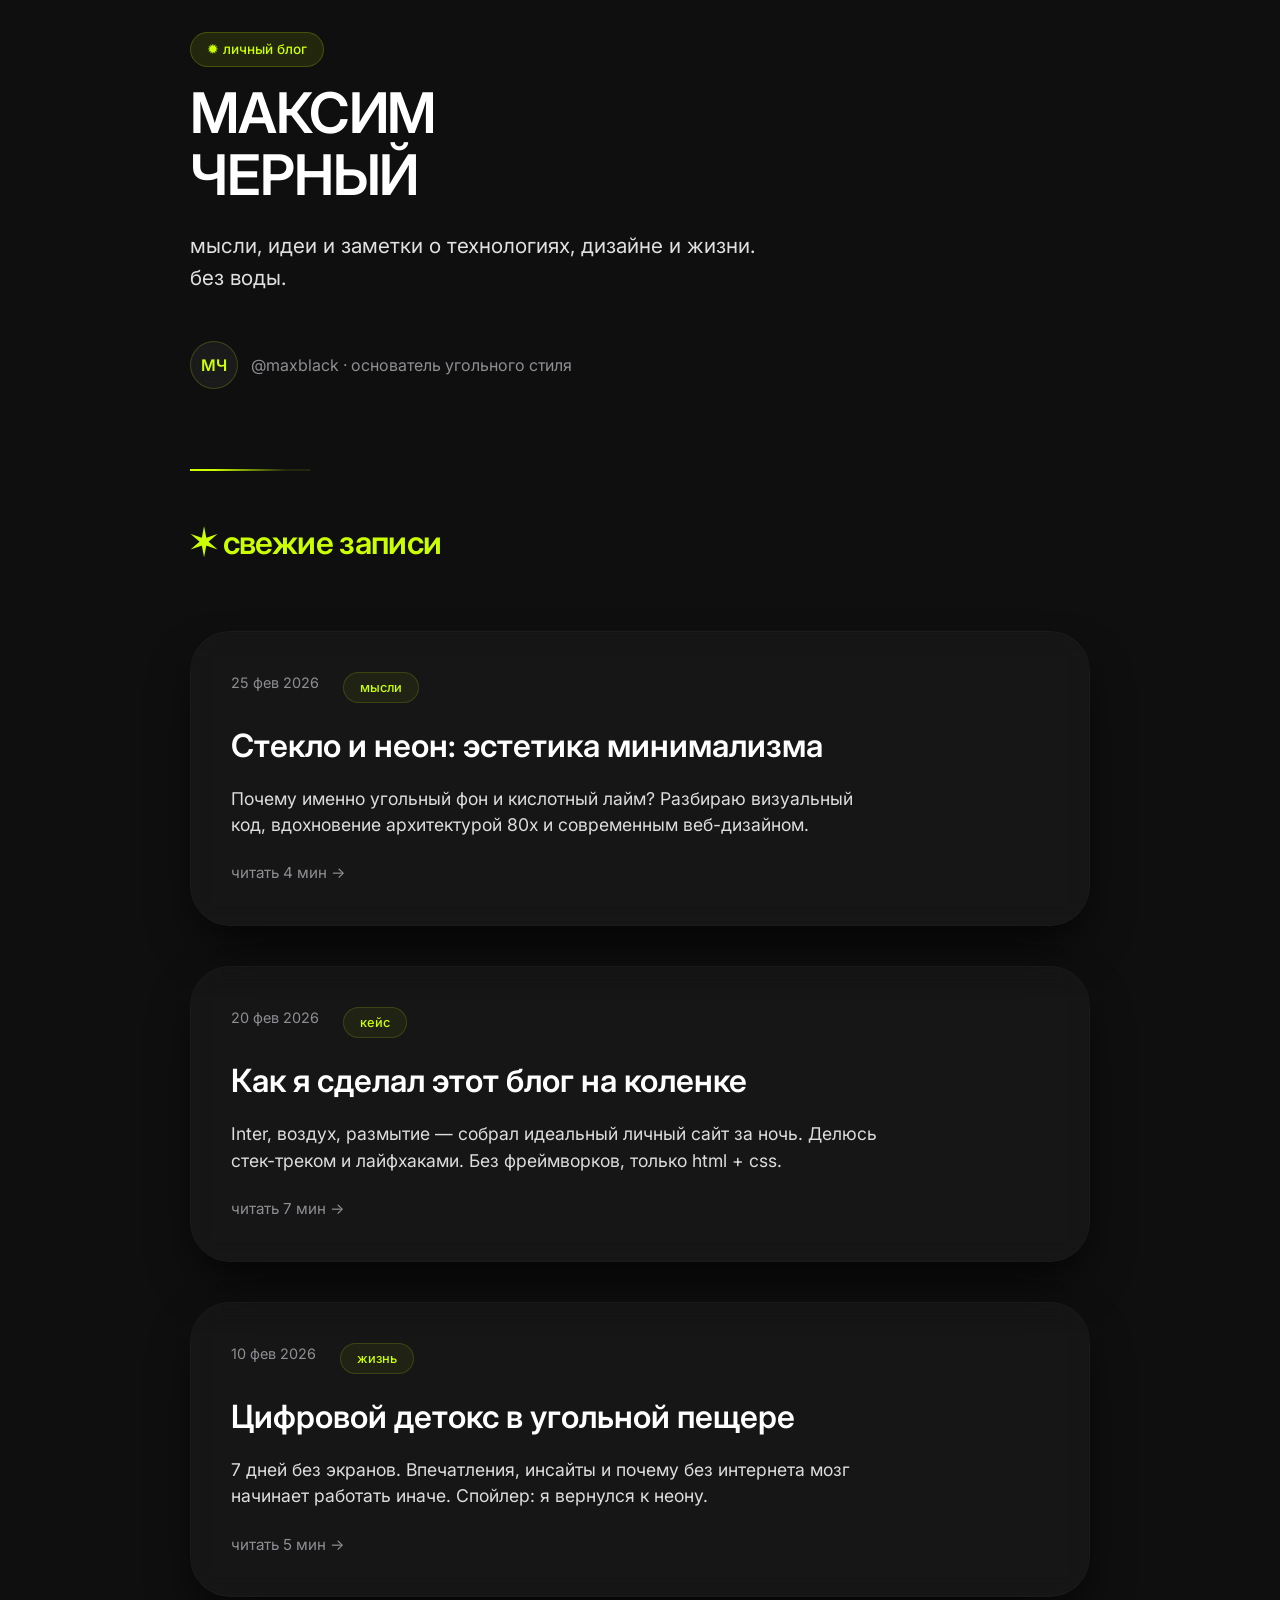
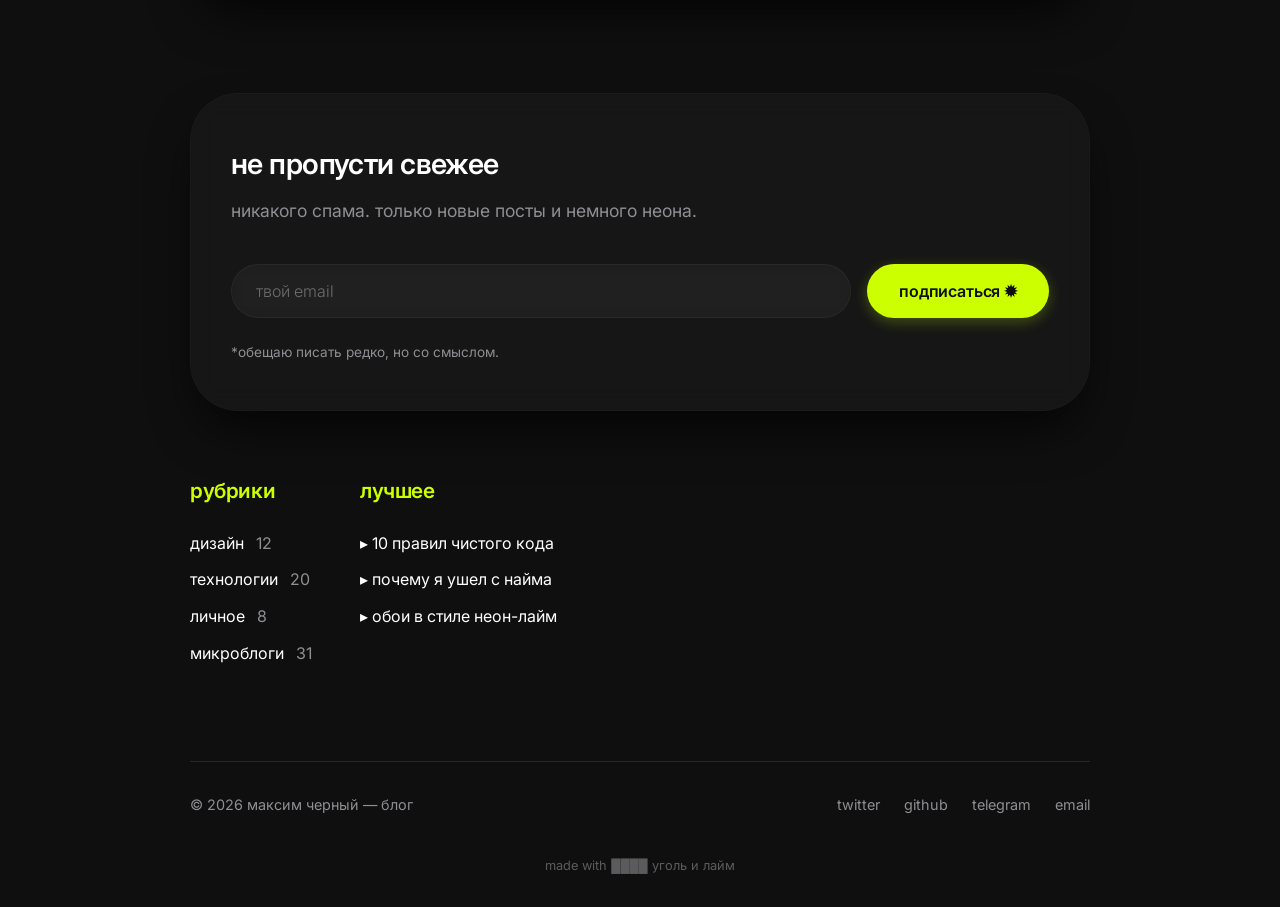
<file: index.html>
<!DOCTYPE html>
<html lang="ru">
<head>
    <meta charset="UTF-8">
    <meta name="viewport" content="width=device-width, initial-scale=1.0">
    <title>личный блог / неоновый лайм</title>
    <link rel="preconnect" href="https://fonts.googleapis.com">
    <link rel="preconnect" href="https://fonts.gstatic.com" crossorigin>
    <link href="https://fonts.googleapis.com/css2?family=Inter:opsz,wght@14..32,300;14..32,400;14..32,500;14..32,600;14..32,700&display=swap" rel="stylesheet">
    <link rel="stylesheet" href="style.css">
</head>
<body>
    <div class="container">
        <div class="header">
            <span class="badge">✹ личный блог</span>
            <h1>МАКСИМ<br>ЧЕРНЫЙ</h1>
            <div class="header-description secondary-text">
                мысли, идеи и заметки о технологиях, дизайне и жизни. без воды.
            </div>
            <div class="author-line">
                <div class="avatar-glass">MЧ</div>
                <span class="secondary-text">@maxblack · основатель угольного стиля</span>
            </div>
        </div>

        <div class="neon-rule"></div>

        <h2>✶ свежие записи</h2>
        <div class="posts-grid">
            <!-- пост 1 -->
            <article class="post-card glass-card">
                <div class="post-meta">
                    <span class="date">25 фев 2026</span>
                    <span class="tag">мысли</span>
                </div>
                <a href="news/lime1.html" class="post-title">Стекло и неон: эстетика минимализма</a>
                <p class="post-excerpt">
                    Почему именно угольный фон и кислотный лайм? Разбираю визуальный код, вдохновение архитектурой 80х и современным веб-дизайном.   
                </p>
                <div class="secondary-text" style="font-size:0.95rem;">читать 4 мин →</div>
            </article>

            <!-- пост 2 -->
            <article class="post-card glass-card">
                <div class="post-meta">
                    <span class="date">20 фев 2026</span>
                    <span class="tag">кейс</span>
                </div>
                <a href="news/fhtm1.html" class="post-title">Как я сделал этот блог на коленке</a>
                <p class="post-excerpt">
                    Inter, воздух, размытие — собрал идеальный личный сайт за ночь. Делюсь стек-треком и лайфхаками. Без фреймворков, только html + css.
                </p>
                <div class="secondary-text" style="font-size:0.95rem;">читать 7 мин →</div>
            </article>

            <!-- пост 3 -->
            <article class="post-card glass-card">
                <div class="post-meta">
                    <span class="date">10 фев 2026</span>
                    <span class="tag">жизнь</span>
                </div>
                <a href="news/live1.html" class="post-title">Цифровой детокс в угольной пещере</a>
                <p class="post-excerpt">
                    7 дней без экранов. Впечатления, инсайты и почему без интернета мозг начинает работать иначе. Спойлер: я вернулся к неону.
                </p>
                <div class="secondary-text" style="font-size:0.95rem;">читать 5 мин →</div>
            </article>
        </div>

        <div class="glass-form-section glass-card">
            <h3 class="form-title">не пропусти свежее</h3>
            <div class="form-sub secondary-text">
                никакого спама. только новые посты и немного неона.
            </div>
            <form class="email-form" onsubmit="event.preventDefault(); alert('спасибо за подписку, друг!');">
                <input type="email" class="glass-input" placeholder="твой email" required>
                <button type="submit" class="neon-button">подписаться ✹</button>
            </form>
            <p class="secondary-text" style="margin-top: 1.5rem; font-size: 0.85rem;">
                *обещаю писать редко, но со смыслом.
            </p>
        </div>

        <div style="display: flex; gap: 3rem; flex-wrap: wrap; margin: 3rem 0;">
            <div>
                <h3 style="font-size: 1.3rem; color: #CCFF00; margin-bottom: 1.5rem;">рубрики</h3>
                <ul style="list-style: none; display: flex; flex-direction: column; gap: 0.8rem;">
                    <li><a href="#" style="text-decoration: none; color: #fff;">дизайн</a> <span class="secondary-text" style="margin-left: 0.5rem;">12</span></li>
                    <li><a href="#" style="text-decoration: none; color: #fff;">технологии</a> <span class="secondary-text" style="margin-left: 0.5rem;">20</span></li>
                    <li><a href="#" style="text-decoration: none; color: #fff;">личное</a> <span class="secondary-text" style="margin-left: 0.5rem;">8</span></li>
                    <li><a href="#" style="text-decoration: none; color: #fff;">микроблоги</a> <span class="secondary-text" style="margin-left: 0.5rem;">31</span></li>
                </ul>
            </div>
            <div>
                <h3 style="font-size: 1.3rem; color: #CCFF00; margin-bottom: 1.5rem;">лучшее</h3>
                <ul style="list-style: none; display: flex; flex-direction: column; gap: 0.8rem;">
                    <li><a href="#" style="text-decoration: none; color: #fff;">▸ 10 правил чистого кода</a></li>
                    <li><a href="#" style="text-decoration: none; color: #fff;">▸ почему я ушел с найма</a></li>
                    <li><a href="#" style="text-decoration: none; color: #fff;">▸ обои в стиле неон-лайм</a></li>
                </ul>
            </div>
        </div>

        <footer class="footer">
            <span>© 2026 максим черный — блог</span>
            <div class="social-links">
                <a href="#">twitter</a>
                <a href="#">github</a>
                <a href="#">telegram</a>
                <a href="#">email</a>
            </div>
        </footer>

        <p class="secondary-text" style="text-align: center; margin-top: 2.5rem; font-size: 0.8rem; opacity: 0.6;">
            made with ████ уголь и лайм
        </p>
    </div>
</body>
</html>
</file>
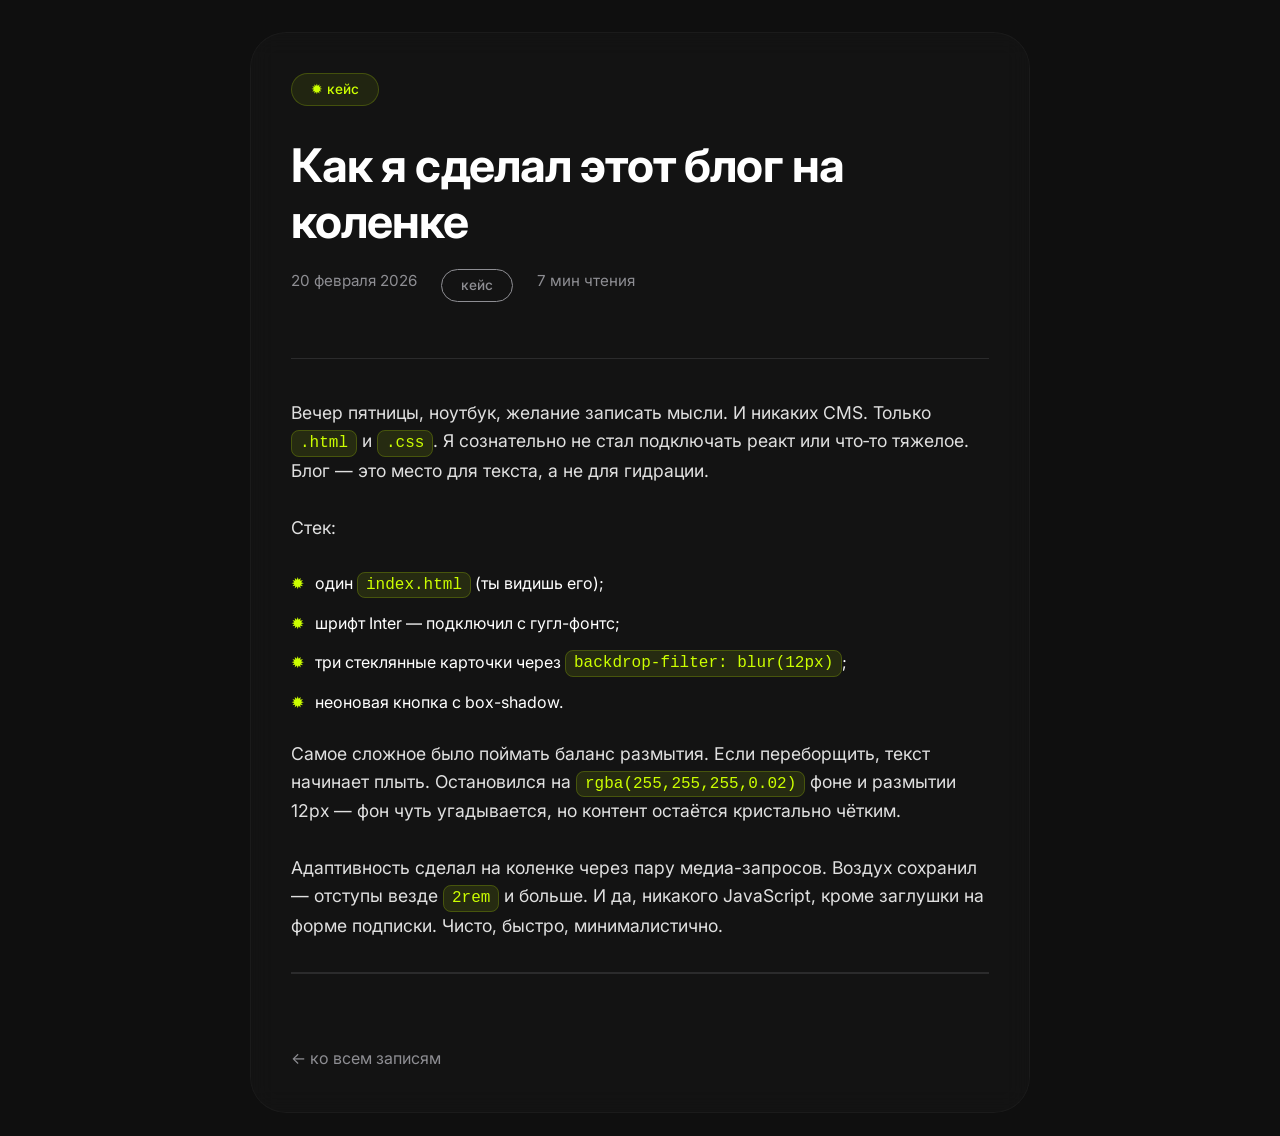
<file: news/fhtm1.html>
<!DOCTYPE html>
<html lang="ru">
<head>
    <meta charset="UTF-8">
    <meta name="viewport" content="width=device-width, initial-scale=1.0">
    <title>Как я сделал этот блог · статья</title>
    <link rel="preconnect" href="https://fonts.googleapis.com">
    <link rel="preconnect" href="https://fonts.gstatic.com" crossorigin>
    <link href="https://fonts.googleapis.com/css2?family=Inter:opsz,wght@14..32,300;14..32,400;14..32,500;14..32,600;14..32,700&display=swap" rel="stylesheet">
    <style>
        * { margin: 0; padding: 0; box-sizing: border-box; }
        body {
            background-color: #0F0F0F;
            font-family: 'Inter', sans-serif;
            color: #fff;
            line-height: 1.6;
            padding: 2rem 1.5rem;
        }
        .container { max-width: 780px; margin: 0 auto; }
        .glass-card {
            background: rgba(255,255,255,0.02);
            backdrop-filter: blur(12px);
            -webkit-backdrop-filter: blur(12px);
            border: 1px solid rgba(255,255,255,0.03);
            border-radius: 36px;
            padding: 2.5rem;
        }
        .badge {
            background: rgba(204,255,0,0.08);
            color: #CCFF00;
            border-radius: 60px;
            padding: 0.3rem 1.2rem;
            font-size: 0.85rem;
            font-weight: 500;
            display: inline-block;
            border: 1px solid rgba(204,255,0,0.2);
            margin-bottom: 2rem;
        }
        h1 {
            font-size: 2.9rem;
            font-weight: 700;
            letter-spacing: -0.02em;
            line-height: 1.2;
            margin-bottom: 1.2rem;
        }
        .meta-line {
            display: flex;
            gap: 1.5rem;
            color: #8E8E93;
            font-size: 0.95rem;
            margin-bottom: 2.5rem;
            border-bottom: 1px solid rgba(142,142,147,0.2);
            padding-bottom: 1.5rem;
        }
        p {
            color: #e0e0e0;
            font-size: 1.1rem;
            margin-bottom: 1.8rem;
        }
        .code-inline {
            background: rgba(204,255,0,0.1);
            color: #CCFF00;
            padding: 0.2rem 0.5rem;
            border-radius: 8px;
            font-family: monospace;
            font-size: 1rem;
            border: 1px solid rgba(204,255,0,0.2);
        }
        .neon-list {
            list-style: none;
            margin: 1.5rem 0;
        }
        .neon-list li {
            margin-bottom: 0.8rem;
            padding-left: 1.5rem;
            position: relative;
        }
        .neon-list li::before {
            content: "✹";
            color: #CCFF00;
            position: absolute;
            left: 0;
            font-size: 1rem;
        }
        .back-home {
            display: inline-block;
            margin-top: 2.5rem;
            color: #8E8E93;
            text-decoration: none;
            transition: color 0.2s;
        }
        .back-home:hover { color: #CCFF00; }
        hr { border: 1px solid rgba(142,142,147,0.2); margin: 2rem 0; }
        @media (max-width: 600px) {
            h1 { font-size: 2.2rem; }
            .glass-card { padding: 1.8rem; }
        }
    </style>
</head>
<body>
    <div class="container">
        <div class="glass-card">
            <span class="badge">✹ кейс</span>
            <h1>Как я сделал этот блог на коленке</h1>
            <div class="meta-line">
                <span>20 февраля 2026</span>
                <span class="badge" style="background:transparent; border-color:#8E8E93; color:#8E8E93;">кейс</span>
                <span>7 мин чтения</span>
            </div>

            <p>Вечер пятницы, ноутбук, желание записать мысли. И никаких CMS. Только <span class="code-inline">.html</span> и <span class="code-inline">.css</span>. Я сознательно не стал подключать реакт или что‑то тяжелое. Блог — это место для текста, а не для гидрации.</p>

            <p>Стек:</p>
            <ul class="neon-list">
                <li>один <span class="code-inline">index.html</span> (ты видишь его);</li>
                <li>шрифт Inter — подключил с гугл-фонтс;</li>
                <li>три стеклянные карточки через <span class="code-inline">backdrop-filter: blur(12px)</span>;</li>
                <li>неоновая кнопка с box-shadow.</li>
            </ul>

            <p>Самое сложное было поймать баланс размытия. Если переборщить, текст начинает плыть. Остановился на <span class="code-inline">rgba(255,255,255,0.02)</span> фоне и размытии 12px — фон чуть угадывается, но контент остаётся кристально чётким.</p>

            <p>Адаптивность сделал на коленке через пару медиа-запросов. Воздух сохранил — отступы везде <span class="code-inline">2rem</span> и больше. И да, никакого JavaScript, кроме заглушки на форме подписки. Чисто, быстро, минималистично.</p>

            <hr>
            <a href="../index.html" class="back-home" onclick="history.back(); return false;">← ко всем записям</a>
        </div>
    </div>
</body>
</html>
</file>
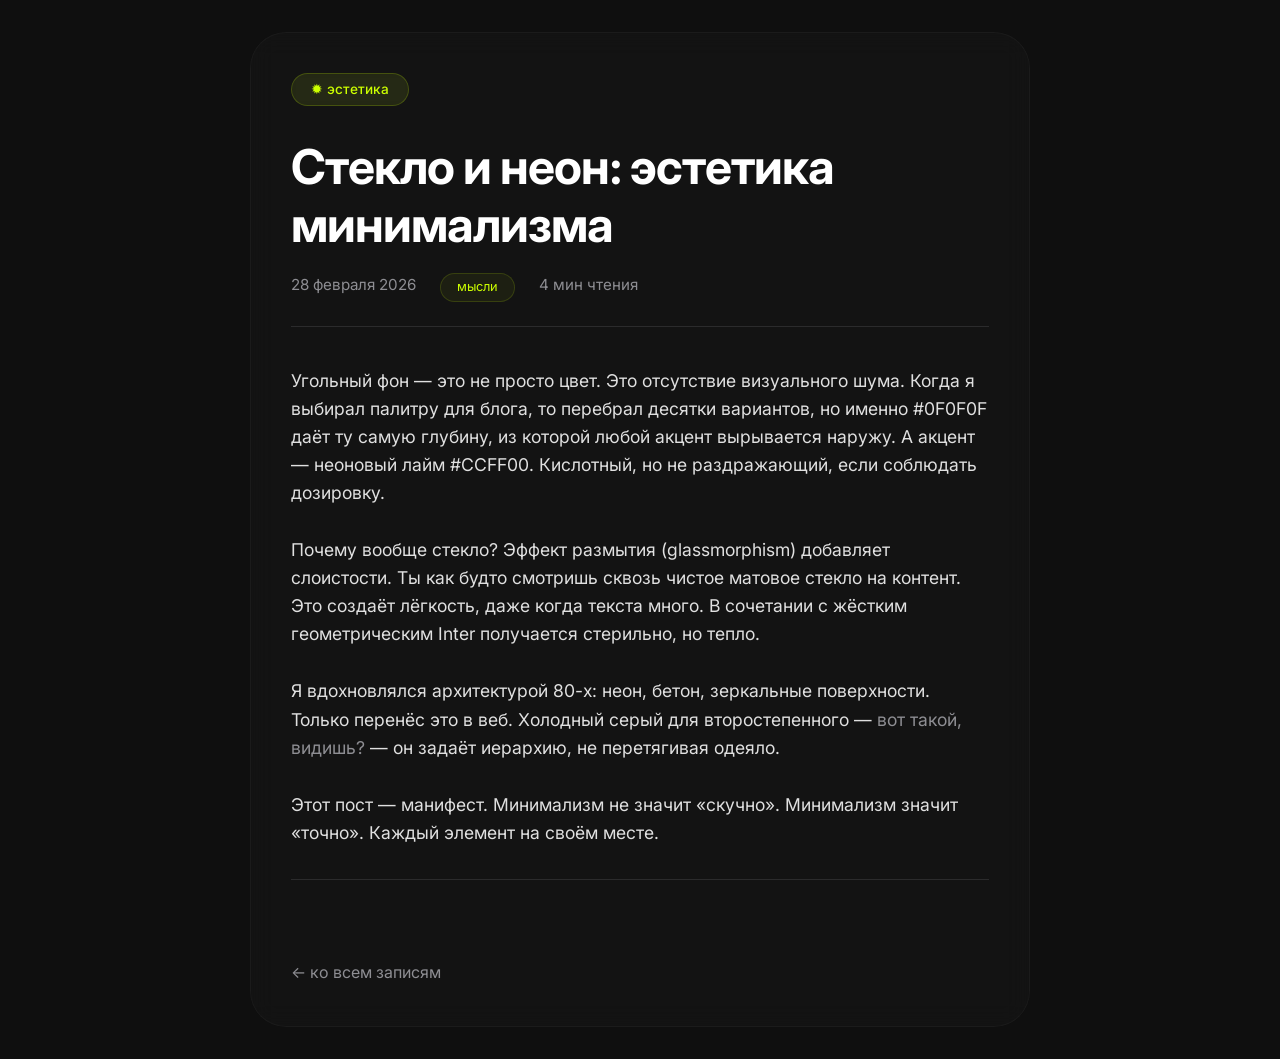
<file: news/lime1.html>
<!DOCTYPE html>
<html lang="ru">
<head>
    <meta charset="UTF-8">
    <meta name="viewport" content="width=device-width, initial-scale=1.0">
    <title>Стекло и неон · статья</title>
    <link rel="preconnect" href="https://fonts.googleapis.com">
    <link rel="preconnect" href="https://fonts.gstatic.com" crossorigin>
    <link href="https://fonts.googleapis.com/css2?family=Inter:opsz,wght@14..32,300;14..32,400;14..32,500;14..32,600;14..32,700&display=swap" rel="stylesheet">
    <style>
        * { margin: 0; padding: 0; box-sizing: border-box; }
        body {
            background-color: #0F0F0F;
            font-family: 'Inter', sans-serif;
            color: #fff;
            line-height: 1.6;
            padding: 2rem 1.5rem;
            -webkit-font-smoothing: antialiased;
        }
        .container { max-width: 780px; margin: 0 auto; }
        .glass-card {
            background: rgba(255,255,255,0.02);
            backdrop-filter: blur(12px);
            -webkit-backdrop-filter: blur(12px);
            border: 1px solid rgba(255,255,255,0.03);
            border-radius: 36px;
            padding: 2.5rem;
        }
        .badge {
            background: rgba(204,255,0,0.08);
            color: #CCFF00;
            border-radius: 60px;
            padding: 0.3rem 1.2rem;
            font-size: 0.85rem;
            font-weight: 500;
            display: inline-block;
            border: 1px solid rgba(204,255,0,0.2);
            backdrop-filter: blur(4px);
            margin-bottom: 2rem;
        }
        h1 {
            font-size: 3rem;
            font-weight: 700;
            letter-spacing: -0.02em;
            line-height: 1.2;
            margin-bottom: 1.2rem;
        }
        .meta-line {
            display: flex;
            gap: 1.5rem;
            color: #8E8E93;
            font-size: 0.95rem;
            margin-bottom: 2.5rem;
            border-bottom: 1px solid rgba(142,142,147,0.2);
            padding-bottom: 1.5rem;
        }
        p {
            color: #e0e0e0;
            font-size: 1.1rem;
            margin-bottom: 1.8rem;
        }
        .neon-link {
            color: #CCFF00;
            text-decoration: none;
            font-weight: 500;
            border-bottom: 1px solid rgba(204,255,0,0.3);
        }
        .neon-link:hover { border-bottom-color: #CCFF00; }
        .back-home {
            display: inline-block;
            margin-top: 3rem;
            color: #8E8E93;
            text-decoration: none;
            font-size: 1rem;
            transition: color 0.2s;
        }
        .back-home:hover { color: #CCFF00; }
        hr {
            border: none;
            height: 1px;
            background: rgba(142,142,147,0.2);
            margin: 2rem 0;
        }
        .tag {
            background: rgba(204,255,0,0.05);
            color: #CCFF00;
            border-radius: 60px;
            padding: 0.2rem 1rem;
            font-size: 0.8rem;
            border: 1px solid rgba(204,255,0,0.15);
        }
        @media (max-width: 600px) {
            h1 { font-size: 2.2rem; }
            .glass-card { padding: 1.8rem; }
        }
    </style>
</head>
<body>
    <div class="container">
        <div class="glass-card">
            <span class="badge">✹ эстетика</span>
            <h1>Стекло и неон: эстетика минимализма</h1>
            <div class="meta-line">
                <span>28 февраля 2026</span>
                <span class="tag">мысли</span>
                <span>4 мин чтения</span>
            </div>

            <p>Угольный фон — это не просто цвет. Это отсутствие визуального шума. Когда я выбирал палитру для блога, то перебрал десятки вариантов, но именно #0F0F0F даёт ту самую глубину, из которой любой акцент вырывается наружу. А акцент — неоновый лайм #CCFF00. Кислотный, но не раздражающий, если соблюдать дозировку.</p>

            <p>Почему вообще стекло? Эффект размытия (glassmorphism) добавляет слоистости. Ты как будто смотришь сквозь чистое матовое стекло на контент. Это создаёт лёгкость, даже когда текста много. В сочетании с жёстким геометрическим Inter получается стерильно, но тепло.</p>

            <p>Я вдохновлялся архитектурой 80-х: неон, бетон, зеркальные поверхности. Только перенёс это в веб. Холодный серый для второстепенного — <span style="color:#8E8E93">вот такой, видишь?</span> — он задаёт иерархию, не перетягивая одеяло.</p>

            <p>Этот пост — манифест. Минимализм не значит «скучно». Минимализм значит «точно». Каждый элемент на своём месте.</p>

            <hr>
            <a href="../index.html" class="back-home" onclick="history.back(); return false;">← ко всем записям</a>
        </div>
    </div>
</body>
</html>
</file>
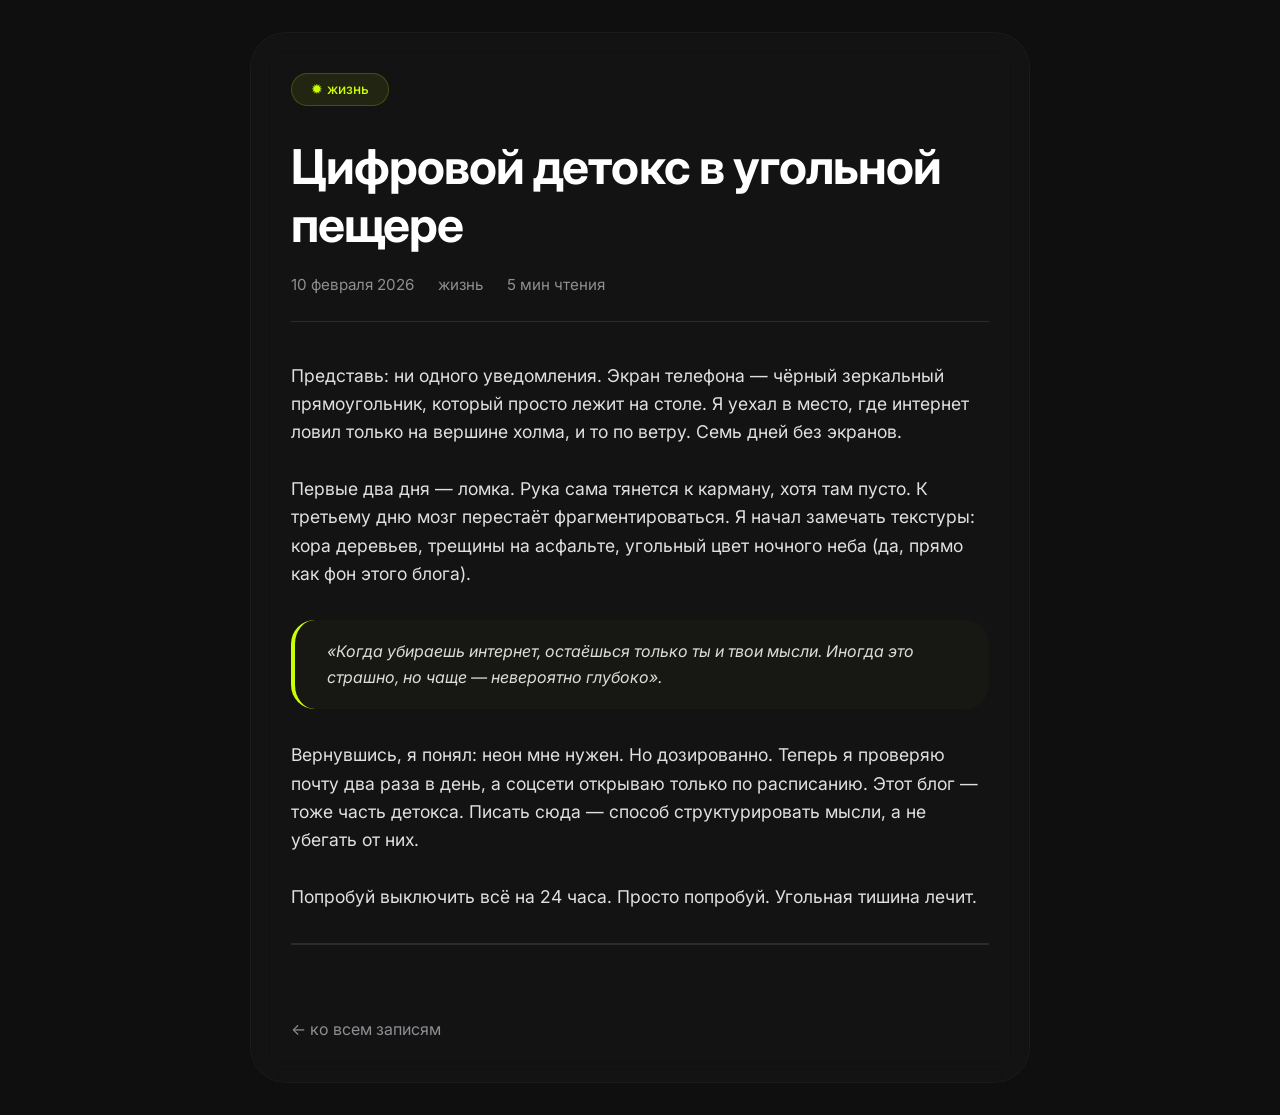
<file: news/live1.html>
<!DOCTYPE html>
<html lang="ru">
<head>
    <meta charset="UTF-8">
    <meta name="viewport" content="width=device-width, initial-scale=1.0">
    <title>Цифровой детокс · статья</title>
    <link rel="preconnect" href="https://fonts.googleapis.com">
    <link rel="preconnect" href="https://fonts.gstatic.com" crossorigin>
    <link href="https://fonts.googleapis.com/css2?family=Inter:opsz,wght@14..32,300;14..32,400;14..32,500;14..32,600;14..32,700&display=swap" rel="stylesheet">
    <style>
        * { margin: 0; padding: 0; box-sizing: border-box; }
        body {
            background-color: #0F0F0F;
            font-family: 'Inter', sans-serif;
            color: #fff;
            line-height: 1.6;
            padding: 2rem 1.5rem;
        }
        .container { max-width: 780px; margin: 0 auto; }
        .glass-card {
            background: rgba(255,255,255,0.02);
            backdrop-filter: blur(12px);
            -webkit-backdrop-filter: blur(12px);
            border: 1px solid rgba(255,255,255,0.03);
            border-radius: 36px;
            padding: 2.5rem;
        }
        .badge {
            background: rgba(204,255,0,0.08);
            color: #CCFF00;
            border-radius: 60px;
            padding: 0.3rem 1.2rem;
            font-size: 0.85rem;
            font-weight: 500;
            display: inline-block;
            border: 1px solid rgba(204,255,0,0.2);
            margin-bottom: 2rem;
        }
        h1 {
            font-size: 3rem;
            font-weight: 700;
            letter-spacing: -0.02em;
            line-height: 1.2;
            margin-bottom: 1.2rem;
        }
        .meta-line {
            display: flex;
            gap: 1.5rem;
            color: #8E8E93;
            font-size: 0.95rem;
            margin-bottom: 2.5rem;
            border-bottom: 1px solid rgba(142,142,147,0.2);
            padding-bottom: 1.5rem;
        }
        p {
            color: #e0e0e0;
            font-size: 1.1rem;
            margin-bottom: 1.8rem;
        }
        .quote {
            border-left: 4px solid #CCFF00;
            padding: 1.2rem 2rem;
            background: rgba(204,255,0,0.02);
            border-radius: 24px;
            margin: 2rem 0;
            font-style: italic;
            color: #ddd;
        }
        .back-home {
            display: inline-block;
            margin-top: 2.5rem;
            color: #8E8E93;
            text-decoration: none;
            transition: color 0.2s;
        }
        .back-home:hover { color: #CCFF00; }
        hr { border: 1px solid rgba(142,142,147,0.2); margin: 2rem 0; }
        @media (max-width: 600px) {
            h1 { font-size: 2.2rem; }
            .glass-card { padding: 1.8rem; }
        }
    </style>
</head>
<body>
    <div class="container">
        <div class="glass-card">
            <span class="badge">✹ жизнь</span>
            <h1>Цифровой детокс в угольной пещере</h1>
            <div class="meta-line">
                <span>10 февраля 2026</span>
                <span class="tag">жизнь</span>
                <span>5 мин чтения</span>
            </div>

            <p>Представь: ни одного уведомления. Экран телефона — чёрный зеркальный прямоугольник, который просто лежит на столе. Я уехал в место, где интернет ловил только на вершине холма, и то по ветру. Семь дней без экранов.</p>

            <p>Первые два дня — ломка. Рука сама тянется к карману, хотя там пусто. К третьему дню мозг перестаёт фрагментироваться. Я начал замечать текстуры: кора деревьев, трещины на асфальте, угольный цвет ночного неба (да, прямо как фон этого блога).</p>

            <div class="quote">
                «Когда убираешь интернет, остаёшься только ты и твои мысли. Иногда это страшно, но чаще — невероятно глубоко».
            </div>

            <p>Вернувшись, я понял: неон мне нужен. Но дозированно. Теперь я проверяю почту два раза в день, а соцсети открываю только по расписанию. Этот блог — тоже часть детокса. Писать сюда — способ структурировать мысли, а не убегать от них.</p>

            <p>Попробуй выключить всё на 24 часа. Просто попробуй. Угольная тишина лечит.</p>

            <hr>
            <a href="../index.html" class="back-home" onclick="history.back(); return false;">← ко всем записям</a>
        </div>
    </div>
</body>
</html>
</file>
<file: style.css>
* {
    margin: 0;
    padding: 0;
    box-sizing: border-box;
}

body {
    background-color: #0F0F0F;
    font-family: 'Inter', -apple-system, BlinkMacSystemFont, sans-serif;
    color: #ffffff;
    line-height: 1.5;
    -webkit-font-smoothing: antialiased;
    -moz-osx-font-smoothing: grayscale;
    padding: 2rem 1.5rem;
}

.container {
    max-width: 900px;
    margin: 0 auto;
}

.glass-card {
    background: rgba(255, 255, 255, 0.03);
    backdrop-filter: blur(12px);
    -webkit-backdrop-filter: blur(12px);
    border: 1px solid rgba(255, 255, 255, 0.02);
    border-radius: 40px;
    box-shadow: 0 25px 50px -12px rgba(0, 0, 0, 0.8);
}

.glass-input {
    background: rgba(255, 255, 255, 0.02);
    backdrop-filter: blur(8px);
    -webkit-backdrop-filter: blur(8px);
    border: 1px solid rgba(255, 255, 255, 0.05);
    border-radius: 60px;
    color: white;
    font-family: 'Inter', sans-serif;
    transition: all 0.2s ease;
}

.glass-input:focus {
    outline: none;
    border-color: #CCFF00;
    background: rgba(255, 255, 255, 0.05);
    box-shadow: 0 0 0 3px rgba(204, 255, 0, 0.1);
}

.neon-button {
    background: #CCFF00;
    color: #0F0F0F;
    font-weight: 600;
    border: none;
    border-radius: 60px;
    padding: 0.9rem 2rem;
    font-size: 1rem;
    cursor: pointer;
    transition: all 0.2s;
    box-shadow: 0 4px 14px rgba(204, 255, 0, 0.25);
    font-family: 'Inter', sans-serif;
    letter-spacing: -0.01em;
}

.neon-button:hover {
    background: #d8ff4d;
    transform: scale(1.02);
    box-shadow: 0 8px 25px rgba(204, 255, 0, 0.5);
}

h1, h2, h3 {
    font-weight: 600;
    letter-spacing: -0.02em;
}

h1 {
    font-size: 3.5rem;
    line-height: 1.1;
    margin-bottom: 0.5rem;
}

h2 {
    font-size: 2rem;
    margin-bottom: 2rem;
    color: #CCFF00;
}

.secondary-text, .date, .meta, small {
    color: #8E8E93;
    font-weight: 400;
}

.header {
    display: flex;
    flex-direction: column;
    gap: 1rem;
    margin-bottom: 5rem;
}

.badge {
    background: rgba(204, 255, 0, 0.1);
    color: #CCFF00;
    border-radius: 100px;
    padding: 0.4rem 1rem;
    font-size: 0.85rem;
    font-weight: 500;
    display: inline-block;
    width: fit-content;
    border: 1px solid rgba(204, 255, 0, 0.2);
    backdrop-filter: blur(4px);
}

.header-description {
    font-size: 1.3rem;
    max-width: 600px;
    color: #e0e0e0;
}

.posts-grid {
    display: flex;
    flex-direction: column;
    gap: 2.5rem;
    margin: 4rem 0 5rem;
}

.post-card {
    padding: 2.5rem;
    transition: transform 0.2s;
}

.post-card:hover {
    transform: translateY(-5px);
    border-color: rgba(204, 255, 0, 0.2);
}

.post-title {
    font-size: 2rem;
    font-weight: 600;
    margin-bottom: 1rem;
    color: white;
    text-decoration: none;
    display: inline-block;
}

.post-title:hover {
    color: #CCFF00;
}

.post-meta {
    display: flex;
    gap: 1.5rem;
    margin-bottom: 1.2rem;
    font-size: 0.9rem;
    color: #8E8E93;
}

.post-excerpt {
    font-size: 1.1rem;
    margin-bottom: 1.5rem;
    color: #ddd;
    max-width: 80%;
}

.tag {
    color: #CCFF00;
    background: rgba(204, 255, 0, 0.06);
    padding: 0.3rem 1rem;
    border-radius: 60px;
    font-size: 0.8rem;
    font-weight: 500;
    border: 1px solid rgba(204, 255, 0, 0.15);
}

.glass-form-section {
    margin: 6rem 0 4rem;
    padding: 3rem 2.5rem;
    border-radius: 48px;
}

.form-title {
    font-size: 1.8rem;
    font-weight: 600;
    margin-bottom: 0.75rem;
}

.form-sub {
    color: #8E8E93;
    margin-bottom: 2.5rem;
    font-size: 1.1rem;
}

.email-form {
    display: flex;
    gap: 1rem;
    flex-wrap: wrap;
}

.email-form input {
    flex: 1 1 250px;
    padding: 1rem 1.5rem;
    font-size: 1rem;
    font-family: 'Inter', sans-serif;
}

.email-form input::placeholder {
    color: #8E8E93;
    font-weight: 300;
    opacity: 0.7;
}

.footer {
    margin-top: 6rem;
    padding-top: 2rem;
    border-top: 1px solid rgba(142, 142, 147, 0.2);
    display: flex;
    justify-content: space-between;
    align-items: center;
    flex-wrap: wrap;
    gap: 1rem;
    color: #8E8E93;
    font-size: 0.9rem;
}

.social-links {
    display: flex;
    gap: 1.5rem;
}

.social-links a {
    color: #8E8E93;
    text-decoration: none;
    transition: color 0.2s;
}

.social-links a:hover {
    color: #CCFF00;
}

.author-line {
    display: flex;
    align-items: center;
    gap: 0.8rem;
    margin-top: 2rem;
}

.avatar-glass {
    width: 48px;
    height: 48px;
    border-radius: 50%;
    background: rgba(255, 255, 255, 0.05);
    backdrop-filter: blur(8px);
    border: 1px solid rgba(204, 255, 0, 0.2);
    display: flex;
    align-items: center;
    justify-content: center;
    font-weight: 600;
    color: #CCFF00;
}

hr {
    border: none;
    height: 1px;
    background: rgba(142, 142, 147, 0.2);
    margin: 2rem 0;
}

@media (max-width: 600px) {
    body { padding: 1.5rem 1rem; }
    h1 { font-size: 2.5rem; }
    .post-card { padding: 1.8rem; }
    .post-excerpt { max-width: 100%; }
    .glass-form-section { padding: 2rem 1.5rem; }
    .email-form button { width: 100%; }
}

.neon-rule {
    height: 2px;
    background: linear-gradient(90deg, #CCFF00 20%, rgba(204, 255, 0, 0.1) 80%);
    width: 120px;
    margin: 2rem 0 3rem;
}
</file>
